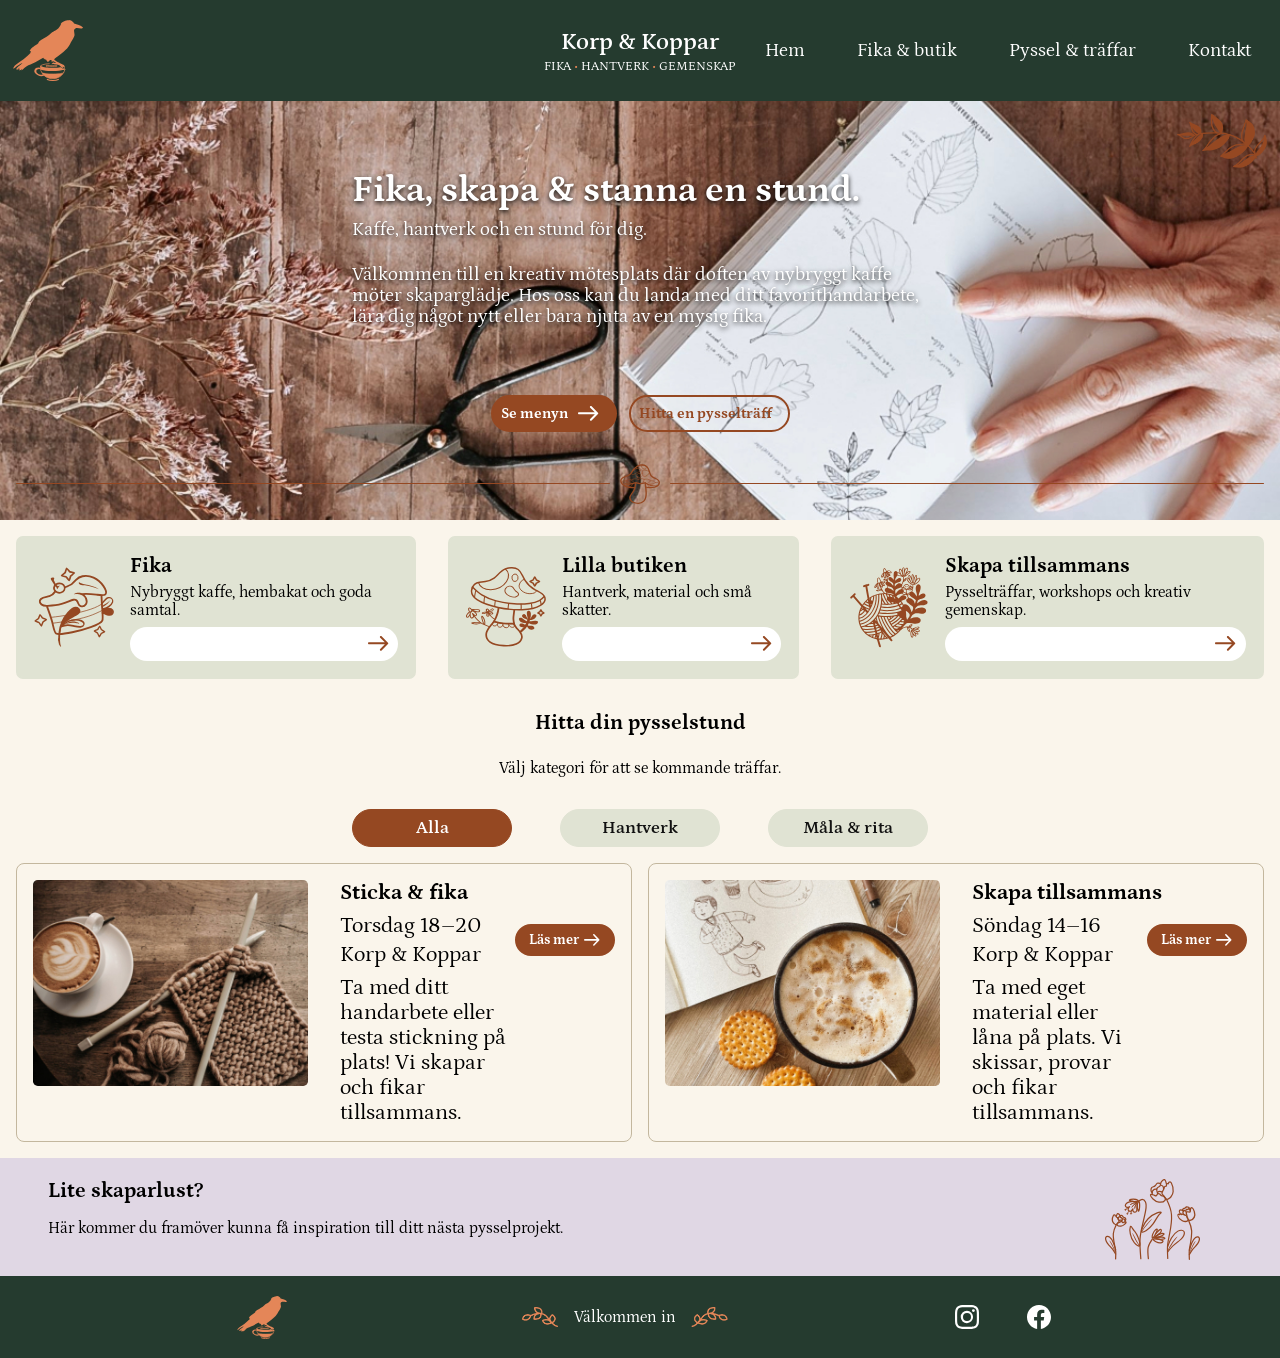
<file: index.html>
<!doctype html>
<html lang="sv">
  <head>
    <meta charset="UTF-8" />
    <meta name="viewport" content="width=device-width, initial-scale=1.0" />

    <link
  rel="stylesheet"
  href="https://fonts.googleapis.com/css2?family=Petrona:ital,wght@0,100..900;1,100..900&amp;family=Source+Sans+3:ital,wght@0,200..900;1,200..900&amp;display=swap"
/>
    <link rel="stylesheet" href="style.css" />
    <script src="javascript.js" defer></script>
    <title>Hem | Korp & Koppar</title>
  </head>

  <body>
    <!-- HEADER -->
    <header>
      <img class="logo-image" src="images/raven-small.svg" alt="" />

      <div class="logo">
        <a class="logo-text" href="index.html">Korp & Koppar</a>
        <p>
          FIKA <span class="dot">&bull;</span> HANTVERK
          <span class="dot">&bull;</span>
          GEMENSKAP
        </p>
      </div>

      <!--NAVIGERING-->
      <button class="menu-toggle" type="button" aria-label="Meny">
        <span class="bar1"></span>
        <span class="bar2"></span>
        <span class="bar3"></span>
      </button>

      <nav class="menu">
        <ul>
          <li><a href="index.html">Hem</a></li>
          <li><a href="fika-butik.html">Fika &amp; butik</a></li>
          <li><a href="pyssel.html">Pyssel &amp; träffar</a></li>
          <li><a href="kontakt.html">Kontakt</a></li>
        </ul>
      </nav>
    </header>

    <main>
      <!-- HERO -->
      <section class="hero hero-home">
        <div class="hero-content">

          <div class="hero-panel">
          <h1>Fika, skapa &amp; stanna en stund.</h1>

          <img class="hero-corner-leaf" src="images/corner-leaf.png" alt="" />

          <div class="hero-text">
            <p>Kaffe, hantverk och en stund för dig.</p>

             <p class="desktop-only">
    Välkommen till en kreativ mötesplats där doften av nybryggt kaffe möter skaparglädje. 
    Hos oss kan du landa med ditt favorithandarbete, lära dig något nytt eller bara njuta av en mysig fika.
  </p>
</div>
          </div>
        </div>

        <div class="buttons">
          <a class="hero-button" href="fika-butik.html#meny">
            Se menyn
            <img class="button-arrow" src="images/arrow-white.svg" alt="" />
          </a>

          <a class="hero-button hero-button-secondary" href="pyssel.html">
            Hitta en pysselträff
          </a>
        </div>

        <img
          class="hero-image"
          src="images/hero-home.jpg"
          alt="En sax och ett ritblock på ett bord"
        />

        <!-- Dekorativ avdelare -->
        <div class="lines" aria-hidden="true">
          <span class="decoration-line"></span>
          <img
            class="hr-mushroom"
            src="images/mini-mushroom-orange.svg"
            alt=""
          />
          <span class="decoration-line"></span>
        </div>
      </section>

      <!-- GENVÄGAR -->
      <div class="cards">
        <!-- FIKA -->
        <article class="fika">
          <img class="cake" src="images/cake.svg" alt="" />

          <div>
            <h2>Fika</h2>
            <p>Nybryggt kaffe, hembakat och goda samtal.</p>

            <a class="fika-arrow" href="fika-butik.html#meny">
              <img src="images/arrow-orange.svg" alt="Se fikamenyn" />
            </a>
          </div>
        </article>

        <!-- LILLA BUTIKEN -->
        <article class="shop">
          <img class="mushroom" src="images/mushroom.svg" alt="" />

          <div>
            <h2>Lilla butiken</h2>
            <p>Hantverk, material och små skatter.</p>

            <a class="fika-arrow" href="fika-butik.html#butik">
              <img src="images/arrow-orange.svg" alt="Besök lilla butiken" />
            </a>
          </div>
        </article>

        <!-- SKAPA TILLSAMMANS -->
        <article class="create">
          <img class="yarn" src="images/garn.svg" alt="" />

          <div>
            <h2>Skapa tillsammans</h2>
            <p>Pysselträffar, workshops och kreativ gemenskap.</p>

            <a class="fika-arrow" href="pyssel.html#skapa">
              <img
                src="images/arrow-orange.svg"
                alt="Läs mer om att skapa tillsammans"
              />
            </a>
          </div>
        </article>
      </div>

      <!-- HITTA DIN PYSSELSTUND -->
      <section class="meetings">
        <h2>Hitta din pysselstund</h2>
        <p>Välj kategori för att se kommande träffar.</p>

        <div class="meeting-buttons">
          <a class="m-button1" href="index.html">Alla</a>
          <a class="m-button2" href="index.html">Hantverk</a>
          <a class="m-button3" href="index.html">Måla &amp; rita</a>
        </div>

        <div class="meeting-grid">
          <!-- KORT 1 (Sticka & fika) -->
          <article class="meeting">
            <img
              src="images/sticka.jpg"
              alt="Stickning och kaffe på ett träbord"
            />

            <div class="meeting-content">
              <h3>Sticka &amp; fika</h3>

              <div class="meeting-details">
                <p>Torsdag 18–20</p>
                <p>Korp &amp; Koppar</p>
              </div>

              <div class="desktop-only">
                <p>
                  Ta med ditt handarbete eller testa stickning på plats! Vi skapar
                  och fikar tillsammans.
                </p>
              </div>

              <a class="meeting-link" href="pyssel.html#sticka">
                Läs mer
                <img
                  class="meeting-arrow"
                  src="images/arrow-white.svg"
                  alt=""
                />
              </a>
            </div>
          </article>

          <!-- KORT 2 (Skapa tillsammans) -->
          <article class="meeting">
            <img src="images/skapa.jpg" alt="" />

            <div class="meeting-content">
              <h3>Skapa tillsammans</h3>

              <div class="meeting-details">
                <p>Söndag 14–16</p>
                <p>Korp &amp; Koppar</p>
              </div>

              <div class="desktop-only">
                <p>
                  Ta med eget material eller låna på plats. Vi skissar, provar
                  och fikar tillsammans.
                </p>
              </div>

              <a class="meeting-link" href="pyssel.html#skapa">
                Läs mer
                <img
                  class="meeting-arrow"
                  src="images/arrow-white.svg"
                  alt=""
                />
              </a>
            </div>
          </article>
        </div>
      </section>

      <!-- IDÉGENERATOR -->
 <!-- INSPIRATION -->
<section class="creation-generator">
  <div>
    <h2>Lite skaparlust?</h2>
    <p>
      Här kommer du framöver kunna få inspiration
      till ditt nästa pysselprojekt.
    </p>
  </div>

  <div class="bottom-flower-container">
    <img
      class="bottom-flower"
      src="images/bottom-flowers.svg"
      alt=""
    />
  </div>
</section>
    </main>
    <!-- FOOTER -->
    <footer>
      <img
        class="logo-footer"
        src="images/raven-small.svg"
        alt="Korp &amp; Koppar"
      />
      <div class="welcome-and-leaves">
        <img class="footer-leaf" src="images/footer-leaf.png" alt="" />
        <p>Välkommen in</p>
        <img class="footer-leaf2" src="images/footer-leaf.png" alt="" />
      </div>

      <ul class="social-links">
        <li>
          <a href="https://instagram.com">
            <img src="images/instagram.svg" alt="Instagram" />
          </a>
        </li>
        <li>
          <a href="https://facebook.com">
            <img src="images/facebook.svg" alt="Facebook" />
          </a>
        </li>
      </ul>
    </footer>
  </body>
</html>
</file>
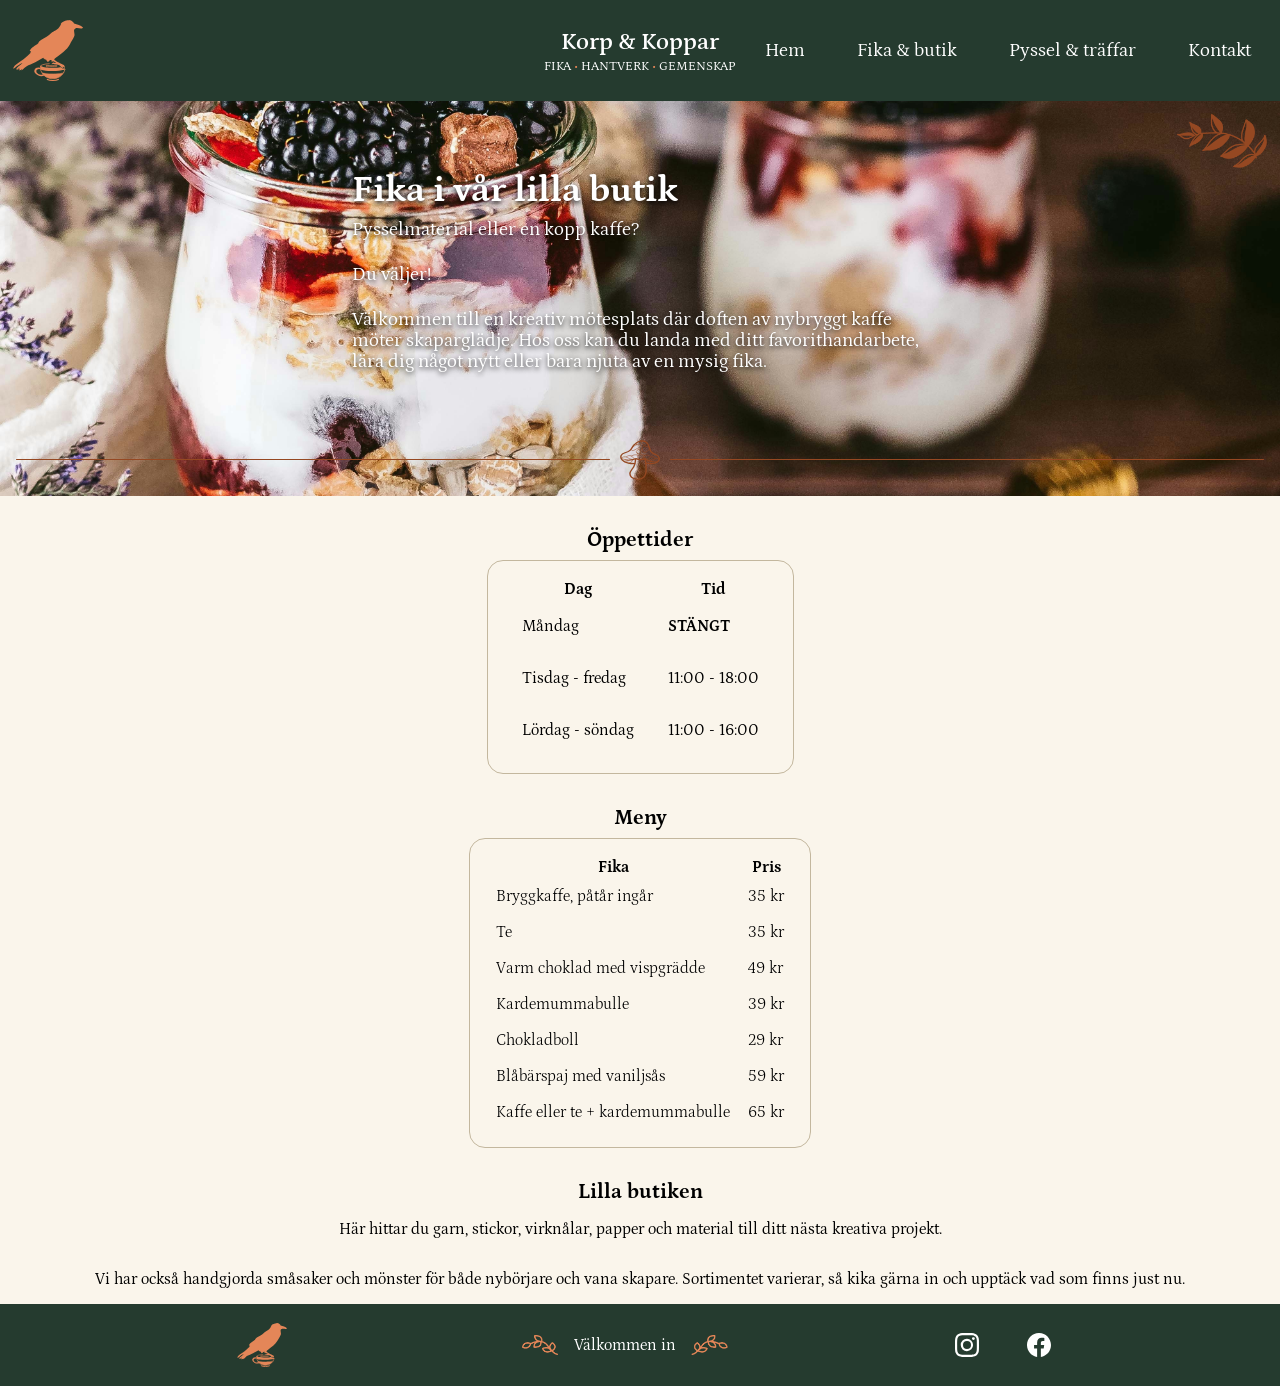
<file: fika-butik.html>
<!doctype html>
<html lang="sv">
  <head>
    <meta charset="UTF-8" />
    <meta name="viewport" content="width=device-width, initial-scale=1.0" />
<link
  rel="stylesheet"
  href="https://fonts.googleapis.com/css2?family=Petrona:ital,wght@0,100..900;1,100..900&amp;family=Source+Sans+3:ital,wght@0,200..900;1,200..900&amp;display=swap"
/>
    <link rel="stylesheet" href="style.css" />
    <script src="javascript.js" defer></script>
<title>Fika & butik | Korp & Koppar</title>
  </head>

  <body>
    <!-- HEADER -->
    <header>
      <img class="logo-image" src="images/raven-small.svg" alt="" />

      <div class="logo">
        <a class="logo-text" href="index.html">Korp & Koppar</a>
        <p>
          FIKA <span class="dot">&bull;</span> HANTVERK
          <span class="dot">&bull;</span>
          GEMENSKAP
        </p>
      </div>

      <!--NAVIGERING-->
      <button class="menu-toggle" type="button" aria-label="Meny">
        <span class="bar1"></span>
        <span class="bar2"></span>
        <span class="bar3"></span>
      </button>

      <nav class="menu">
        <ul>
          <li><a href="index.html">Hem</a></li>
          <li><a href="fika-butik.html">Fika &amp; butik</a></li>
          <li><a href="pyssel.html">Pyssel &amp; träffar</a></li>
          <li><a href="kontakt.html">Kontakt</a></li>
        </ul>
      </nav>
    </header>

    <main>
      <!-- HERO -->
      <section class="hero hero-cafe">
        <div class="hero-content">

                    <div class="hero-panel">

          <h1>Fika i vår lilla butik</h1>

          <img class="hero-corner-leaf" src="images/corner-leaf.png" alt="" />

          <div class="hero-text">
            <p>Pysselmaterial eller en kopp kaffe?</p><p>Du väljer!</p>

             <p class="desktop-only">
    Välkommen till en kreativ mötesplats där doften av nybryggt kaffe möter skaparglädje. 
    Hos oss kan du landa med ditt favorithandarbete, lära dig något nytt eller bara njuta av en mysig fika.
  </p>

  
</div>
          </div>
        </div>

        <img
          class="hero-image"
          src="images/hero-cafe.jpg"
          alt="En glasbägare vars innehåll är dekorerad med bär">

        <!-- Dekorativ avdelare -->
        <div class="lines" aria-hidden="true">
          <span class="decoration-line"></span>
          <img
            class="hr-mushroom"
            src="images/mini-mushroom-orange.svg"
            alt=""
          />
          <span class="decoration-line"></span>
        </div>
      </section>

      <!--ÖPPETTIDER-->
<div class="opening-hours-border">
          <h2>Öppettider</h2>
  <table class="opening-hours">
            
  <thead>
    <tr>
      <th>Dag</th>
      <th>Tid</th>
    </tr>
  </thead>
  <tbody>
    <tr>
      <td>Måndag</td><td class="closed">STÄNGT</td>
    </tr>
      <tr>
      <td>Tisdag - fredag</td>   <td>11:00 - 18:00</td>
    </tr>
      <tr>
      <td>Lördag - söndag</td>         <td>11:00 - 16:00</td>
    </tr>
  </tbody>
</table>
</div>

<!--FIKAMENY-->
<!-- FIKAMENY -->
<div class="cafe-menu-border" id="meny">
  <h2>Meny</h2>

  <table class="cafe-menu">
    <thead>
      <tr>
        <th scope="col">Fika</th>
        <th scope="col">Pris</th>
      </tr>
    </thead>
    <tbody>
      <!-- JavaScript lägger till fikamenyn här. -->
    </tbody>
  </table>
</div>

<div class="butik-content" id="butik">
  <h2>Lilla butiken</h2>
  <p>
    Här hittar du garn, stickor, virknålar, papper och material
    till ditt nästa kreativa projekt.
  </p>
  <p>
    Vi har också handgjorda småsaker och mönster för både
    nybörjare och vana skapare. Sortimentet varierar,
    så kika gärna in och upptäck vad som finns just nu.
  </p>
</div>

</main>

<!-- FOOTER -->
<footer>
      <img
        class="logo-footer"
        src="images/raven-small.svg"
        alt="Korp &amp; Koppar"
      />
      <div class="welcome-and-leaves">
        <img class="footer-leaf" src="images/footer-leaf.png" alt="" />
        <p>Välkommen in</p>
        <img class="footer-leaf2" src="images/footer-leaf.png" alt="" />
      </div>
      

      <ul class="social-links">
        <li>
          <a href="https://instagram.com">
            <img src="images/instagram.svg" alt="Instagram" />
          </a>
        </li>
        <li>
          <a href="https://facebook.com">
            <img src="images/facebook.svg" alt="Facebook" />
          </a>
        </li>
      </ul>
    </footer>
  </body>
</html>
</file>
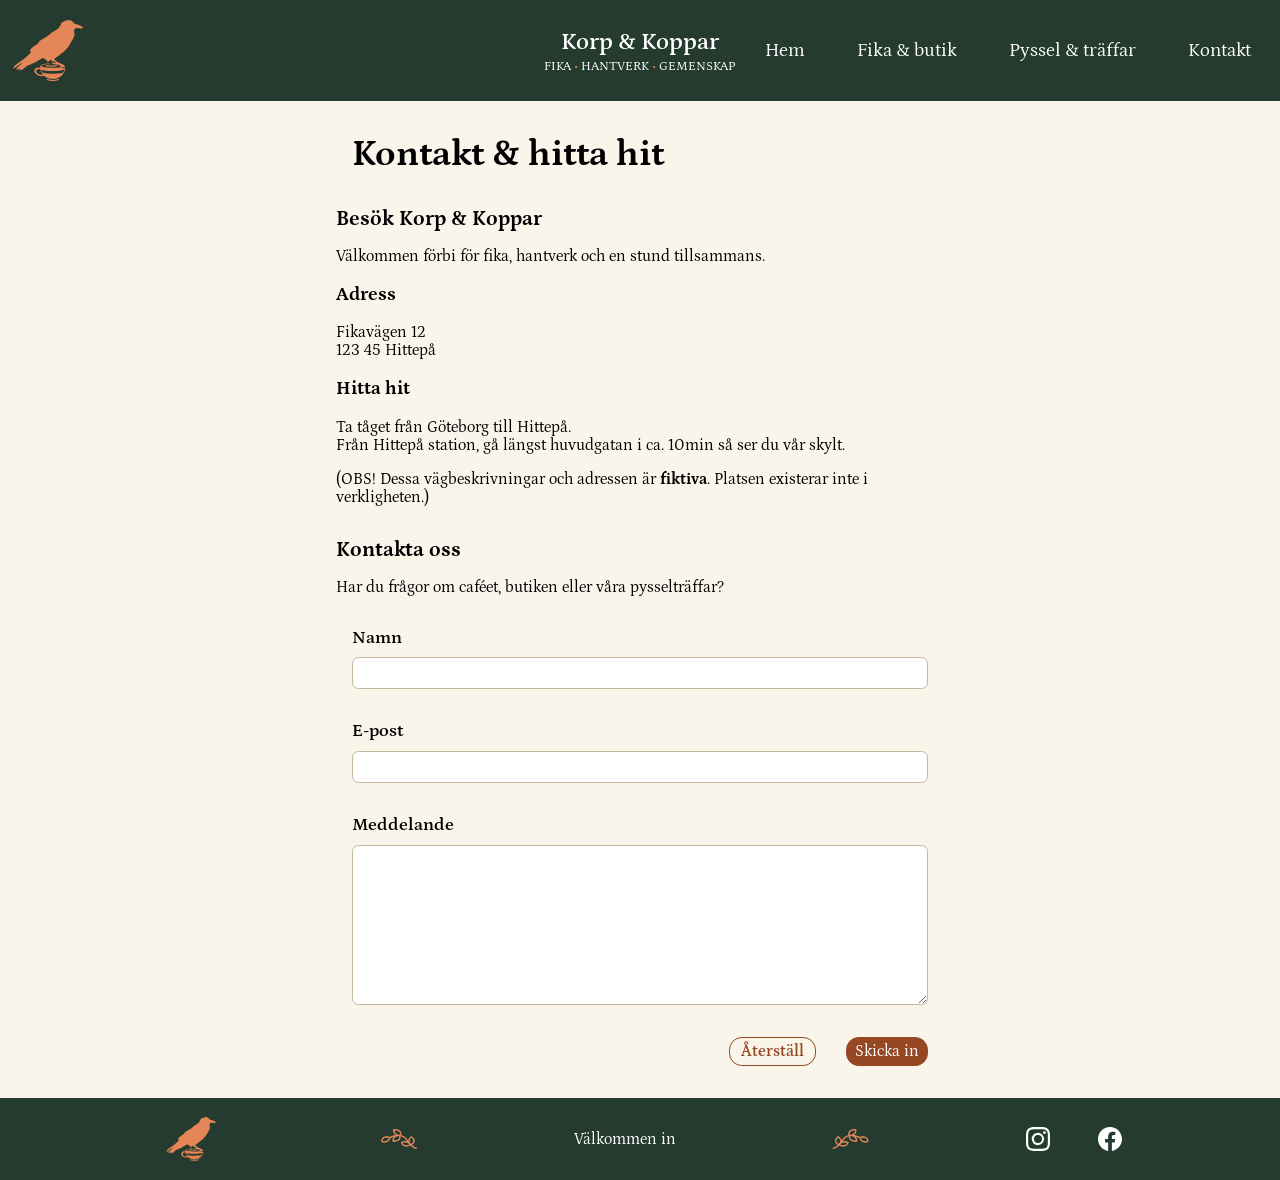
<file: kontakt.html>
<!doctype html>
<html lang="sv">
  <head>
    <meta charset="UTF-8" />
    <meta name="viewport" content="width=device-width, initial-scale=1.0" />
<link
  rel="stylesheet"
  href="https://fonts.googleapis.com/css2?family=Petrona:ital,wght@0,100..900;1,100..900&amp;family=Source+Sans+3:ital,wght@0,200..900;1,200..900&amp;display=swap"
/>
    <link rel="stylesheet" href="style.css" />
    <script src="javascript.js" defer></script>

    <title>Kontakt | Korp & Koppar</title>
  </head>

  <body>
    <!-- HEADER -->
    <header>
      <img class="logo-image" src="images/raven-small.svg" alt="" />

      <div class="logo">
        <a class="logo-text" href="index.html">Korp & Koppar</a>
        <p>
          FIKA <span class="dot">&bull;</span> HANTVERK
          <span class="dot">&bull;</span>
          GEMENSKAP
        </p>
      </div>

      <!--NAVIGERING-->

       <button class="menu-toggle" type="button" aria-label="Meny">
        <span class="bar1"></span>
        <span class="bar2"></span>
        <span class="bar3"></span>
      </button>

      <nav class="menu">
        <ul>
          <li><a href="index.html">Hem</a></li>
          <li><a href="fika-butik.html">Fika &amp; butik</a></li>
          <li><a href="pyssel.html">Pyssel &amp; träffar</a></li>
          <li><a href="kontakt.html">Kontakt</a></li>
        </ul>
      </nav>
    </header>

    <!-- KONTAKTFORMULÄR, HITTA HIT-->
    <main class="contact-page">
      <h1>Kontakt & hitta hit</h1>

      <section>
        <h2>Besök Korp & Koppar</h2>
        <p>Välkommen förbi för fika, hantverk och en stund tillsammans.</p>
        <h3>Adress</h3>
        <p>Fikavägen 12<br>
          123 45 Hittepå
        </p>
        <h3>Hitta hit</h3>
        <p>Ta tåget från Göteborg till Hittepå.<br>
        Från Hittepå station, gå längst huvudgatan i ca. 10min så ser du vår skylt.</p>
          <p>(OBS! Dessa vägbeskrivningar och adressen är <strong>fiktiva</strong>. Platsen existerar inte i verkligheten.)</p>
      </section>

      <section>
        <h2>Kontakta oss</h2>
        <p>Har du frågor om caféet, butiken eller våra pysselträffar?</p>

        <!-- Kontaktformuläret-->
        <form id="contact-form" novalidate>


          <div class="form-field">
            <label for="name">Namn</label>
            <input
              type="text"
              id="name"
              name="name"
              autocomplete="name"
              required
            />
          </div>

          <div class="form-field"> <!--epostfältet-->
            <label for="email">E-post</label>
            <input
              type="email"
              id="email"
              name="email"
              autocomplete="email"
              required
            />
          </div>

          <div class="message-field"> <!--Meddelandefält-->
            <label for="message">Meddelande</label>
            <textarea id="message" name="message" rows="4" cols="20"></textarea>
          </div>

          <div class="contact-buttons">
          <div class="submit"> <!-- SUBMIT knapp-->
            <input type="submit" value="Skicka in" />
          </div>

          <div class="reset"> <!--RESET knapp-->
            <input type="reset" value="Återställ" />
          </div>
          </div>
        </form>

        <div class="error-list">
        </div>
      </section>
    </main>

    <!-- FOOTER -->
    <footer>
      <img
        class="logo-footer"
        src="images/raven-small.svg"
        alt="Korp &amp; Koppar"
      />

      <img class="footer-leaf" src="images/footer-leaf.png" alt="" />
      <p>Välkommen in</p>
      <img class="footer-leaf2" src="images/footer-leaf.png" alt="" />

      <ul class="social-links">
        <li>
          <a href="https://www.instagram.com/">
            <img src="images/instagram.svg" alt="Instagram" />
          </a>
        </li>
        <li>
          <a href="https://www.facebook.com/">
            <img src="images/facebook.svg" alt="Facebook" />
          </a>
        </li>
      </ul>
    </footer>
  </body>
</html>
</file>
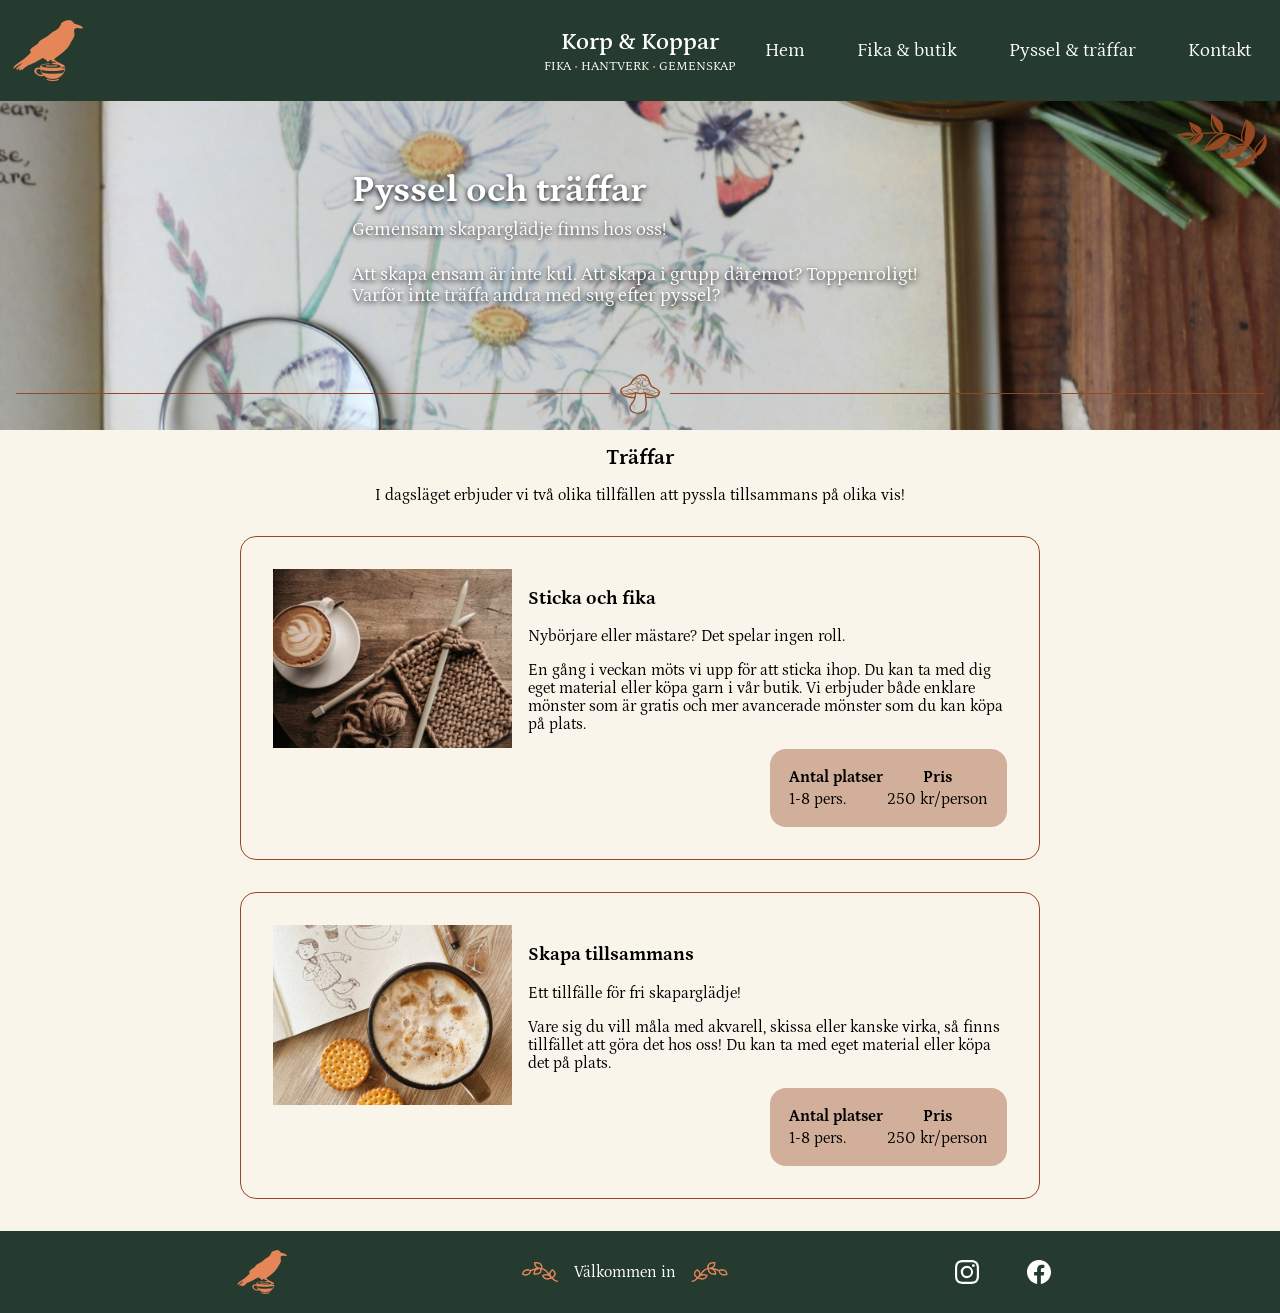
<file: pyssel.html>
<!doctype html>
<html lang="sv">
  <head>
    <meta charset="UTF-8" />
    <meta name="viewport" content="width=device-width, initial-scale=1.0" />

  <link
  rel="stylesheet"
  href="https://fonts.googleapis.com/css2?family=Petrona:ital,wght@0,100..900;1,100..900&amp;family=Source+Sans+3:ital,wght@0,200..900;1,200..900&amp;display=swap"
/>
    <link rel="stylesheet" href="style.css" />
    <script src="javascript.js" defer></script>
<title>Pyssel & träffar | Korp & Koppar</title>  </head>

  <body>
    <!-- HEADER -->
    <header>
      <img class="logo-image" src="images/raven-small.svg" alt="" />

      <div class="logo">
        <a class="logo-text" href="index.html">Korp & Koppar</a>
        <p>
          FIKA <span class="dot">&bull;</span> HANTVERK
          <span class="dot">&bull;</span>
          GEMENSKAP
        </p>
      </div>

      <!--NAVIGERING-->
      <button class="menu-toggle" type="button" aria-label="Meny">
        <span class="bar1"></span>
        <span class="bar2"></span>
        <span class="bar3"></span>
      </button>

      <nav class="menu">
        <ul>
          <li><a href="index.html">Hem</a></li>
          <li><a href="fika-butik.html">Fika &amp; butik</a></li>
          <li><a href="pyssel.html">Pyssel &amp; träffar</a></li>
          <li><a href="kontakt.html">Kontakt</a></li>
        </ul>
      </nav>
    </header>

    <main>
      <!-- HERO -->
      <section class="hero hero-pyssel">
        <div class="hero-content">

                    <div class="hero-panel">

          <h1>Pyssel och träffar</h1>

          <img class="hero-corner-leaf" src="images/corner-leaf.png" alt="" />

          <div class="hero-text">
            <p>Gemensam skaparglädje finns hos oss!</p>

             <p class="desktop-only">
Att skapa ensam är inte kul. Att skapa i grupp däremot? Toppenroligt! Varför inte träffa andra med
sug efter pyssel?
  </p>
          </div>
        </div>
           </div>

        <img
          class="hero-image"
          src="images/hero-pyssel.jpg"
          alt="Olika föremål såsom böcker och förstoringsglas placerat på ett bord"
        />

        <!-- Dekorativ avdelare -->
        <div class="lines" aria-hidden="true">
          <span class="decoration-line"></span>
          <img
            class="hr-mushroom"
            src="images/mini-mushroom-orange.svg"
            alt=""
          />
          <span class="decoration-line"></span>
        </div>
      </section>

<article class="pyssel-all-meetings">
  <h2>Träffar</h2>
  <p>I dagsläget erbjuder vi två olika tillfällen att pyssla tillsammans på olika vis!</p>

  <div class="pyssel-meeting-1" id="sticka">
    <img src="images/sticka.jpg" alt="Stickning och kaffe på ett träbord" />

    <div class="pyssel-meeting-text">
      <h3>Sticka och fika</h3>
      <p>Nybörjare eller mästare? Det spelar ingen roll.</p>
      <p>
        En gång i veckan möts vi upp för att sticka ihop. Du kan ta med dig eget
        material eller köpa garn i vår butik. Vi erbjuder både enklare mönster
        som är gratis och mer avancerade mönster som du kan köpa på plats.
      </p>

      <table class="sticka-prices">
        <thead>
          <tr>
            <th scope="col">Antal platser</th>
            <th scope="col">Pris</th>
          </tr>
        </thead>
        <tbody>
          <tr>
            <td>1-8 pers.</td>
            <td>250 kr/person</td>
          </tr>
        </tbody>
      </table>
    </div>
  </div>

  <div class="pyssel-meeting-2" id="skapa">
    <img src="images/skapa.jpg" alt="" />

    <div class="pyssel-meeting-text">
      <h3>Skapa tillsammans</h3>
      <p>Ett tillfälle för fri skaparglädje!</p>
      <p>
        Vare sig du vill måla med akvarell, skissa eller kanske virka, så finns
        tillfället att göra det hos oss! Du kan ta med eget material eller köpa
        det på plats.
      </p>

      <table class="skapa-prices">
        <thead>
          <tr>
            <th scope="col">Antal platser</th>
            <th scope="col">Pris</th>
          </tr>
        </thead>
        <tbody>
          <tr>
            <td>1-8 pers.</td>
            <td>250 kr/person</td>
          </tr>
        </tbody>
      </table>
    </div>
  </div>
</article>
</main>


    <!-- FOOTER -->
    <footer>
      <img
        class="logo-footer"
        src="images/raven-small.svg"
        alt="Korp &amp; Koppar"
      />
      <div class="welcome-and-leaves">
        <img class="footer-leaf" src="images/footer-leaf.png" alt="" />
        <p>Välkommen in</p>
        <img class="footer-leaf2" src="images/footer-leaf.png" alt="" />
      </div>

      <ul class="social-links">
        <li>
          <a href="https://instagram.com">
            <img src="images/instagram.svg" alt="Instagram" />
          </a>
        </li>
        <li>
          <a href="https://facebook.com">
            <img src="images/facebook.svg" alt="Facebook" />
          </a>
        </li>
      </ul>
    </footer>
  </body>
</html>
</file>
<file: style.css>
/*-------------*/
/*--GEMENSAMT--*/
/*-------------*/

* {
  box-sizing: border-box; /* Padding och kant räknas in i angiven bredd och höjd. */
}

body {
  background-color: #faf5eb;
  font-family: "Petrona", serif;
  font-optical-sizing: auto;
  font-weight: 400;
  font-style: normal;
  margin: 0;
}

p {
  font-weight: 400;
}

h1 {
  font-size: 2.3rem;
  margin: 0;
  padding: 2rem 2rem 0rem 1rem;
}

h2 {
  font-size: 1.3rem;
  margin: 0;
}

h4 {
  font-weight: 700;
  font-size: 20px;
}


/* HEADER */

header {
  display: grid;
  grid-template-columns: 1fr auto 1fr;
  align-items: center;
  gap: 0.2rem;
  padding: 0.8rem;
  color: #ffffff;
  background-color: #253b2f;
  text-decoration: none;
}

.logo-image {
  justify-self: start;
  width: 70px;
  height: auto;
}

.logo {
  display: flex;
  flex-direction: column;
  align-items: center;
  gap: 0.2rem;
  text-align: center;
}

.logo-text {
  font-size: 1.5rem;
  font-weight: 600;
  text-decoration: none;
  color: #ffffff;
}

.dot {
  color: #e48658;
}

.logo p {
  margin: 0;
  font-size: 0.8rem;
}

.menu {
  display: none;
  grid-column: 3;
  width: auto;
  justify-self: end;
}

.menu.open {
  display: block;
}

.menu ul {
  display: flex;
  flex-direction: column;
  gap: 1rem;
  margin: 0;
  padding: 1rem 0;
  list-style: none;
}

.menu a {
  display: block;
  padding: 0.7rem 1rem;
  border-radius: 0.5rem;
  color:#ffffff;
  font-size: 1.2rem;
  text-decoration: none;
}

.menu a:hover,
.menu a:focus-visible {
  background-color: #954822;
}


/*HAMBURGERMENY*/

.menu-toggle {
  display: inline-block;
  cursor: pointer;
  justify-self: end;
  border: 0;
  padding: 0;
  background-color: transparent;
}

.bar1, .bar2, .bar3 {
  display: block;
  width: 35px;
  height: 5px;
  background-color: #ffffff;
  margin: 6px 0;
  transition: 0.4s;
}

.change .bar1 {
  transform: translate(0, 11px) rotate(-45deg);
}

.change .bar2 {opacity: 0;}

.change .bar3 {
  transform: translate(0, -11px) rotate(45deg);
}

/* FOOTER */

footer {
  display: flex;
  flex-direction: row;
  align-items: center;
  gap: 10px;
  padding: 0.7rem;
  color: #ffffff;
  background-color: #253b2f;
}

.logo-footer {
  height: 50px;
  width: auto;
  padding: 0.2rem;
  margin: 0.3rem;
}

footer p {
  white-space: nowrap;
}

.footer-leaf,
.footer-leaf2 {
  height: 20px;
  width: auto;
}

.footer-leaf2 {
  transform: scaleX(-1);
}

.social-links {
  display: flex;
  align-items: center;
  gap: 1rem;
  list-style: none;
  margin: 0;
  padding: 0;
}

.social-links img {
  display: block;
  width: 1.5rem;
  height: auto;
}

.welcome-and-leaves {
  display: flex;
  align-items: center;
  gap: 0.4rem;
}

/*-----BUTTONS-----*/

/*--Knappar, utseende--*/
.hero-button, .m-button1, .meeting-link {
  font-size: 15px;
  background-color: #954822;
  border: 2.5px solid #954822;
  color: white;
  border-radius: 1.5rem;
  padding: 0.5rem 1rem 0.5rem 0.5rem;
  text-decoration: none;
  font-weight: bold;
}

.hero-button-secondary {
  background-color: transparent;
  color: #954822;
}


/* Knappar, placering och animation */


/*Knapparna i listan för olika möten*/
.meeting-buttons a {
  transition: transform 0.2s;
}

.meeting-buttons a:hover,
.meeting-buttons a:focus-visible {
  transform: translateY(-3px);
}


/*--------------*/
/*--STARTSIDAN--*/
/*--------------*/

/* HERO */

.hero-content {
  display: grid;
  grid-template-columns: 100%;
  padding: 20px;
  margin: 0;
  position: relative;
  background-color: #faf5eb;
}

.hero p {
  font-size: 1.2rem;
  margin: 0;
  padding: 0.5rem 1rem 1rem 1rem;
}

.hero-corner-leaf {
  position: absolute;
  top: 0.8rem;
  right: 0.8rem;
  width: 90px;
  height: auto;
  pointer-events: none; /* Klick går igenom bilden till innehållet bakom. */
}

.buttons {
  display: flex;
  flex-wrap: wrap;
  justify-content: center;
  gap: 0.75rem;
  align-items: center;
  padding: 1rem;
}

.hero-button {
  display: inline-flex;
  align-items: center;
  justify-content: center;
  gap: 10px;
}

.hero-image {
  display: block;
  width: 100%;
  aspect-ratio: 16 / 9;
  object-fit: cover;
}

/* DEKORATIV AVDELARE */

.lines {
  display: flex;
  align-items: center;
  gap: 10px;
  padding: 1rem;
}

.decoration-line {
  flex: 1;
  min-width: 0;
  height: 1px;
  background-color: #954822;
  border-radius: 999px;
}

.hr-mushroom {
  width: 2.5rem;
  height: auto;
  image-rendering: auto;
}

/* GENVÄGSKORT */

.fika,
.shop,
.create {
  display: grid;
  grid-template-columns: 5rem minmax(0, 1fr);
  align-items: center;
  gap: 1rem;
  padding: 0.5rem;
  margin: 1rem;
  border: 2px solid #e0e3d3;
  background-color: #e0e3d3;
  border-radius: 7px;
}

/* Ikonerna i korten */

.mushroom,
.cake,
.yarn {
  display: block;
  width: 5rem;
  height: auto;
  margin: 0;
  padding: 0;
  border: 0;
}

/* Rubrik och beskrivning */

.cards h2 {
  margin: 0 0 0.3rem;
}

.cards p {
  margin: 0;
}

/* Pilarna */

.fika-arrow {
  display: flex;
  justify-self: end;
  background-color: #ffffff;
  justify-content: flex-end;
  border-radius: 2rem;
  padding: 0.6rem;
  margin-top: 0.5rem;
}

/* HITTA DIN PYSSELSTUND */

.meetings {
  display: flex;
  flex-direction: column;
  align-items: center;
  padding: 1rem;
}

.meetings > h2 {
  margin: 0 0 0.5rem;
}

/* Kategoriknappar */

.meeting-buttons {
  display: flex;
  flex-wrap: wrap;
  gap: 0.5rem;
  margin: 1rem 0;
}

.meeting-buttons a {
  transition: transform 0.2s;
}

.meeting-buttons a:hover,
.meeting-buttons a:focus-visible {
  transform: translateY(-3px);
}

.m-button1,
.m-button2,
.m-button3 {
  display: inline-flex;
  align-items: center;
  justify-content: center;
  text-decoration: none;
  font-weight: 600;
  font-size: 1rem;
  padding: 0.5rem 1rem;
  border-radius: 1.5rem;
}

  .m-button1 {
  border: 1px solid #954822;
  color: #954822;
  text-decoration: none;
  font-weight: 600;
}

.m-button2, .m-button3 {
  border: 1px solid #e0e3d3;
  color:#111111;
  background-color: #e0e3d3;
}

.meeting-buttons .m-button1 {
  background-color: #954822;
  color: #ffffff;
}

/* Placeringen av korten */

.meeting-grid {
  display: grid;
  grid-template-columns: 1fr;
  gap: 1rem;
  width: 100%;
}

/* Bild och text inuti varje kort */

.meeting {
  display: grid;
  grid-template-columns: 5rem minmax(0, 1fr);
  align-items: start;
  gap: 1rem;
  padding: 1rem;
  border: 1px solid #c3b79e;
  border-radius: 0.5rem;
  background-color: #faf5eb;
}

.meeting > img {
  display: block;
  width: 100%;
  height: auto;
  border-radius: 0.3rem;
}

/* Kortets textgrupp */

.meeting-content {
  display: grid;
  grid-template-columns: 1fr auto;
  grid-template-rows: auto auto;
  align-items: center;
  gap: 0.5rem;
  min-width: 0;
}

.meeting-content h3,
.meeting-content p {
  margin: 0;
}

.meeting-content h3 {
  grid-column: span 2; /* Rubriken sträcker sig över båda kolumnerna. */
}

.meeting-details {
  display: flex;
  flex-direction: column;
  gap: 0.25rem 1rem;
  font-size: 0.875rem;
  grid-column: 1; /* Placerar detaljerna i vänsterkolumnen. */
}

.meeting-description {
  line-height: 1.5;
}

.meeting-link {
  display: inline-flex;
  align-items: center;
  justify-content: center;
  gap: 0.3rem;
  padding: 0.4rem 0.8rem;
  font-size: 0.85rem;
  grid-column: 2;
  grid-row: 2;
  justify-self: end;
}

.meeting-arrow {
  width: 16px;
  height: auto;
}

/* Två kort bredvid varandra på större skärmar */
@media (min-width: 48rem) {
  .meeting-grid {
    grid-template-columns: repeat(2, minmax(0, 1fr));
  }
}

/* IDÉGENERATOR */

.creation-generator {
  display: grid;
  padding: 1.3rem 0rem 1rem 3rem;
  grid-template-columns: 1fr 1fr;
  background-color: #e0d7e4;
}

.creation-generator p, .creation-generator h2{
  display: flex;
  flex-direction: row;

}

.bottom-flower-container {
  display: flex;
  justify-self: end;
  padding: 0rem 1.5rem 0rem 0rem;
}


.bottom-flower {
  width: 95px;
  height: auto;
}

/*----------------*/
/*--KONTAKTSIDAN--*/
/*----------------*/

.contact-page {
  display: grid;
  grid-template-columns: minmax(0, 1fr); 
  width: 100%;
  max-width: 40rem;
  margin: 0 auto; 
  justify-content: center;
  padding: 1rem;
  gap: 1rem;
}

.contact-page h1 {
  padding: 1rem;
}

.contact-page input,
.contact-page textarea {
  border: 1px solid #c3b79e;
}

.form-field,
.message-field {
  display: grid;
  grid-template-columns: 1fr;
  gap: 0.6rem;
  font-size: 1.1rem;
  font-weight: 600;
  padding: 1rem;
}

.form-field input,
.message-field textarea {
  font-size: 1rem;
  height: 2rem;
  border-radius: 0.4rem;
}

.message-field textarea {
  height: 10rem;
}

.contact-buttons {
  display: flex;
  flex-direction: row-reverse;
  gap: 30px;
  justify-content: end;
  padding: 1rem;
}

.reset input {
  font-size: 1rem;
  font-family: inherit;
  font-weight: 600;
  padding: 0.3rem 0.7rem;
  margin: 0;
  border: 1px solid #954822;
  border-radius: 0.8rem;
  color: #954822;  
  background-color: transparent;
}

.submit input {
  font-size: 1rem;
  font-family: inherit;
  padding: 0.3rem 0.5rem;
  margin: 0;
  border: 1px solid #954822;
  border-radius: 0.8rem;
  background-color: #954822;
  color: #ffffff;
}

/*----------------*/
/*-FIKA-&-BUTIK-*/
/*----------------*/

.butik-content {
  display:flex;
  flex-direction: column;
  align-items: center;
}


.opening-hours-border, .cafe-menu-border {
  display:flex;
  justify-content: center;
  flex-direction: column;
  align-items: center;
margin: 2rem;
gap: 0.5rem;
}

.opening-hours, .cafe-menu {
  border: 1px solid #c3b79e;
  border-collapse: separate;
  font-family: inherit;
  padding: 1rem;
  border-radius: 1rem;

}

.opening-hours td {
  padding: 1rem;
  border-style: none;
}

.opening-hours th {
  border-style: none;
}

.closed {
  font-weight: 700;
}

.cafe-menu td {
  padding: 0.5rem;
  font-size: 1rem;
  font-weight: 300;
}

/*-----------------*/
/*--PYSSELTRÄFFAR--*/
/*-----------------*/

.pyssel-all-meetings {
    display:flex;
  flex-direction: column;
  align-items: center;
  padding: 1rem;
}


.pyssel-meeting-1,
.pyssel-meeting-2 {
  display: grid;
  grid-template-columns: minmax(0, 1fr);
  align-items: start;
  gap: 1rem;
  width: 75%;
  max-width: 50rem;
  margin: 1rem auto;
  padding: 1rem;
  border: 1px solid #954822;
  border-radius: 1rem;
}

.pyssel-meeting-1 > img,
.pyssel-meeting-2 > img {
  display: block;
  width: 100%;
  height: auto;
}

.sticka-prices,
.skapa-prices {
  width: auto;
  margin: 1rem 0 0 auto;
  padding: 1rem;
  background-color: rgb(149 72 34 / 40%);
  border-radius: 1rem;
}

@media (min-width: 768px) {
  .pyssel-meeting-1,
  .pyssel-meeting-2 {
    grid-template-columns: minmax(0, 1fr) minmax(0, 2fr);
    padding: 2rem;
  }
}
/* Default Mobile-First State: Dölj på mobiler */
.desktop-only {
  display: none;
}


/*-----------------*/
/*--MEDIA-QUERIES--*/
/*-----------------*/

@media (min-width: 768px) {
  .menu-toggle {
    display: none;
  }

  .menu {
    display: block;
    width: auto;
    grid-column: 3;
  }

  .menu ul {
    flex-direction: row;
    gap: 20px;
  }

.hero {
  background-size: cover;
  background-position: center;
}

.hero-image {
  display: none;
}

.hero-content {
  background-color:transparent;
}

.hero-home {
  background-image: url("images/hero-home.jpg");
}

.hero-cafe {
  background-image: url("images/hero-cafe.jpg");
}

.hero-pyssel {
  background-image: url("images/hero-pyssel.jpg");
}

.hero p, .hero h1 {
    color: white;
  text-shadow: 0 2px 5px rgb(0 0 0 / 90%);
}

.hero-panel {
  justify-self: center;
  max-width: 40rem;
  padding: 1rem;
  border-radius: 0.75rem;
}

.m-button1,
.m-button2,
.m-button3 {
  font-weight: 600;
  font-size: 1.1rem;
  padding: 0.5rem 1rem;
  border-radius: 1.5rem;
}

.bottom-flower-container {
  display: flex;
  justify-self: end;
  padding: 0rem 5rem 0rem 0rem;
}



  footer {
    display: flex;
    justify-content: space-evenly;
  }

  .social-links {
    gap: 3rem;
  }

  .welcome-and-leaves {
    display: flex;
    justify-content: center;
    align-items: center;
    gap: 1rem;
  }

  .cards {
    display: flex;
    flex-direction: row;
    justify-content: center;
  }

  .fika,
  .shop,
  .create {
    padding: 1rem;
    margin: 1rem;
    border: 2px solid #e0e3d3;
    background-color: #e0e3d3;
  }

  .meetings {
    display: flex;
    flex-direction: column;
  }

  .meeting {
    display: grid;
    grid-template-columns: 1fr 1fr;
    gap: 2rem;
  }

  .meeting-buttons {
    gap: 3rem;
  }

  .m-button1, .m-button2, .m-button3 {
    width: 10rem;
  }

  .meeting p, .meeting h3 {
    font-size: 1.4rem;
  }

  .meeting-description {
    display: block;
  }

  /* Gör att elementet syns bara på desktop */
  .desktop-only {
    display: block;
  }
}
</file>
